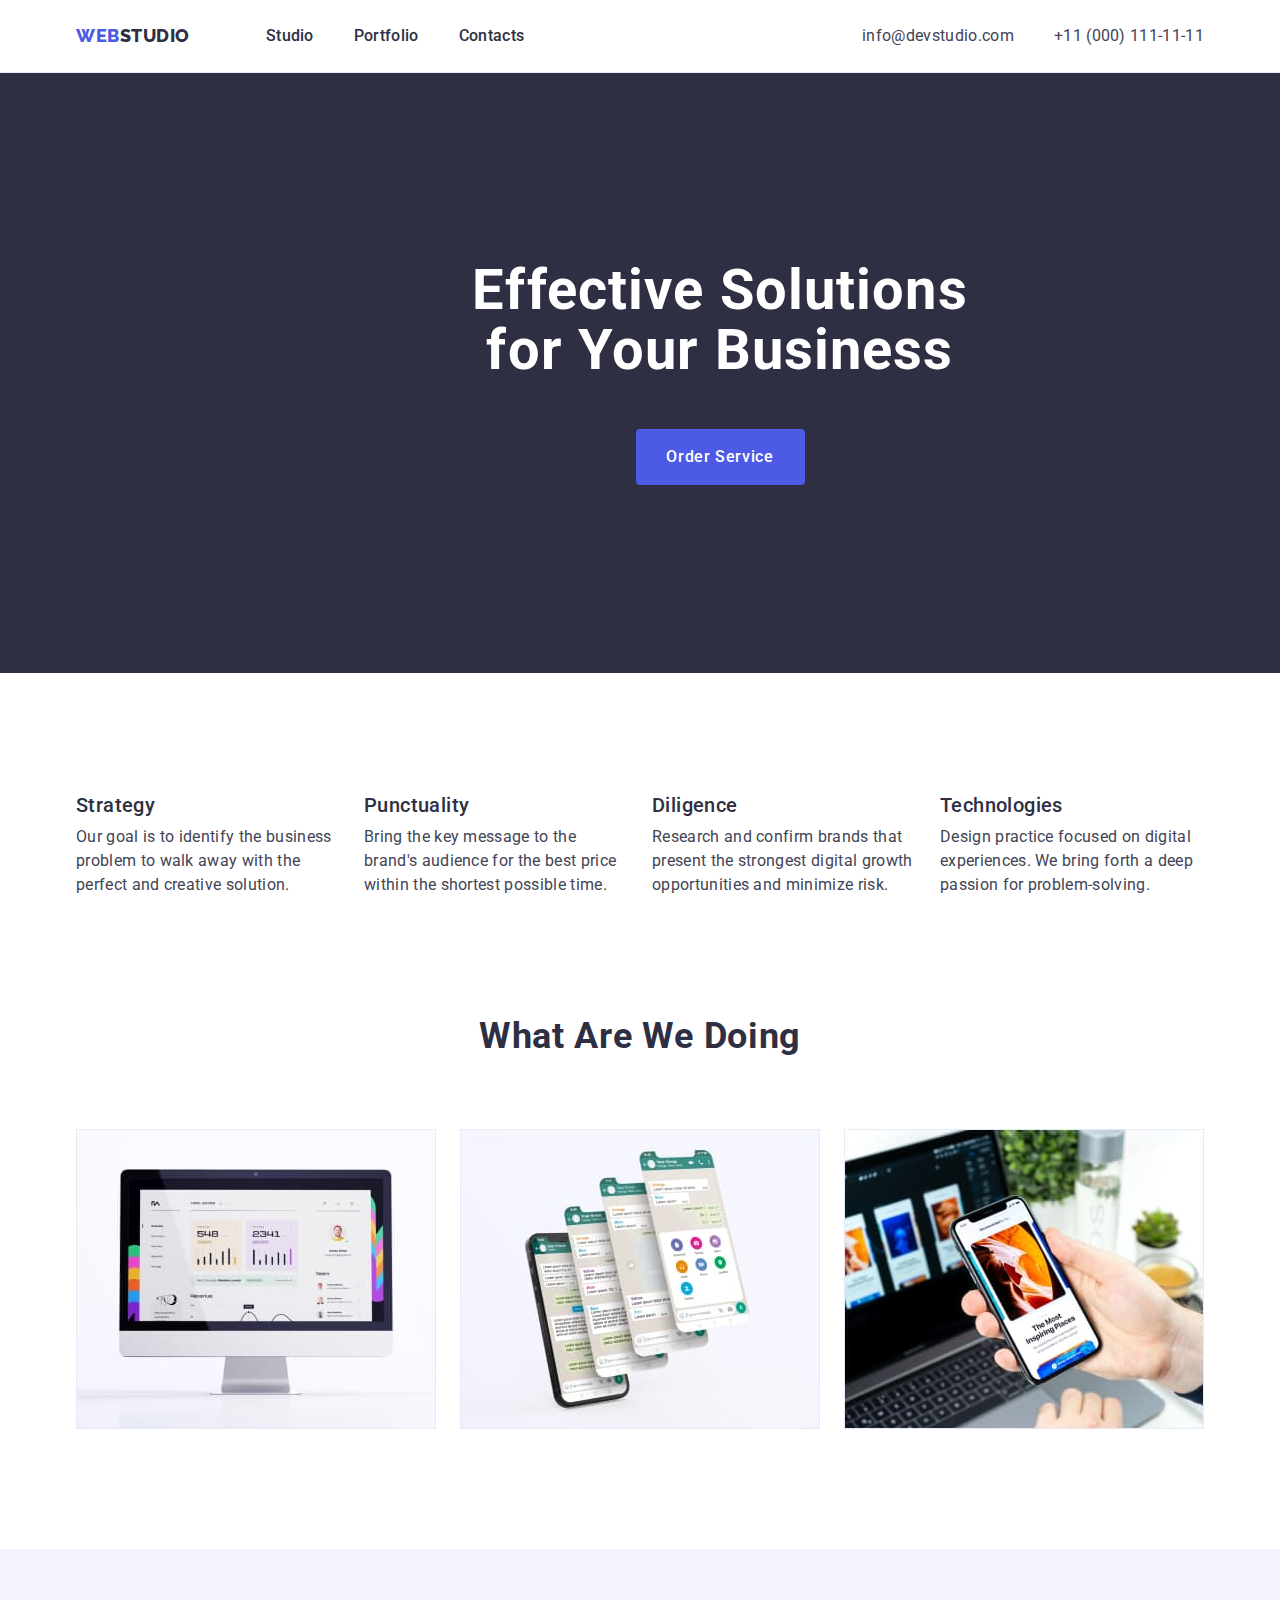
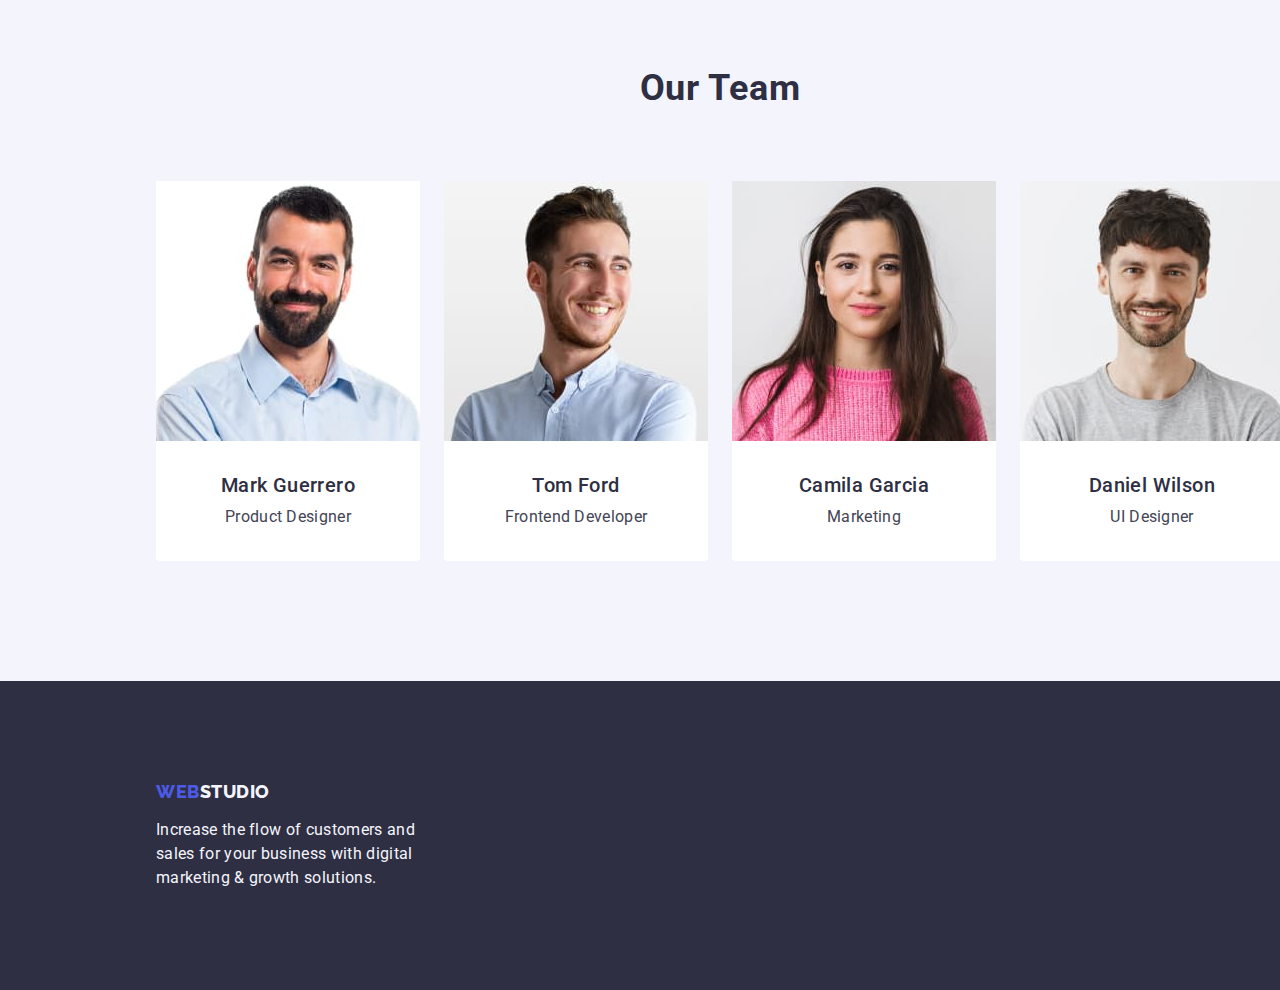
<file: index.html>
<!DOCTYPE html>
<html lang="en">
  <head>
    <meta charset="UTF-8" />
    <meta http-equiv="X-UA-Compatible" content="IE=edge" />
    <meta name="viewport" content="width=device-width, initial-scale=1.0" />
    <title>Webstudio</title>
    <link rel="preconnect" href="https://fonts.googleapis.com" />
    <link rel="preconnect" href="https://fonts.gstatic.com" crossorigin />
    <link
      href="https://fonts.googleapis.com/css2?family=Raleway:wght@800&family=Roboto:wght@400;500;700&display=swap"
      rel="stylesheet"
    />
    <link
      rel="stylesheet"
      href="https://cdnjs.cloudflare.com/ajax/libs/modern-normalize/2.0.0/modern-normalize.min.css"
    />
    <link rel="stylesheet" href="./css/styles.css" />
  </head>
  <body>
    <header class="header-page">
      <div class="container navigation">
        <nav class="header-nav">
          <a class="logo link" href="./index.html"
            >Web<span class="logo-studio">Studio</span></a
          >
          <ul class="header-list list">
            <li><a class="header-link link" href="./index.html">Studio</a></li>
            <li>
              <a class="header-link link" href="./portfolio.html">Portfolio</a>
            </li>
            <li><a class="header-link link" href="">Contacts</a></li>
          </ul>
        </nav>
        <address class="address-nav">
          <ul class="addres-list list">
            <li>
              <a class="contacts link" href="mailto:info@devstudio.com"
                >info@devstudio.com</a
              >
            </li>
            <li>
              <a class="contacts link" href="tel:+110001111111"
                >+11 (000) 111-11-11</a
              >
            </li>
          </ul>
        </address>
      </div>
    </header>
    <main>
      <section class="hero">
        <div class="container hero-container">
          <h1 class="hero-title">Effective Solutions for Your Business</h1>
          <button class="hero-button" type="button">Order Service</button>
        </div>
      </section>
      <section class="section-skill">
        <div class="container">
          <h2 class="visually-hidden">Our skill</h2>
          <ul class="list skill-list">
            <li class="skill-item">
              <h3 class="skill-title-item">Strategy</h3>
              <p class="skill-text">
                Our goal is to identify the business problem to walk away with
                the perfect and creative solution.
              </p>
            </li>
            <li class="skill-item">
              <h3 class="skill-title-item">Punctuality</h3>
              <p class="skill-text">
                Bring the key message to the brand's audience for the best price
                within the shortest possible time.
              </p>
            </li>
            <li class="skill-item">
              <h3 class="skill-title-item">Diligence</h3>
              <p class="skill-text">
                Research and confirm brands that present the strongest digital
                growth opportunities and minimize risk.
              </p>
            </li>
            <li class="skill-item">
              <h3 class="skill-title-item">Technologies</h3>
              <p class="skill-text">
                Design practice focused on digital experiences. We bring forth a
                deep passion for problem-solving.
              </p>
            </li>
          </ul>
        </div>
      </section>
      <section class="job-description">
        <div class="container">
          <h2 class="job-description-title">What are we doing</h2>
          <ul class="list job-description-item">
            <li class="job-img">
              <img
                src="./images/screen-1.jpg"
                alt="
            application screen"
                width="360"
              />
            </li>
            <li class="job-img">
              <img
                src="./images/screen-2.jpg"
                alt="
            application screen"
                width="360"
              />
            </li>
            <li class="job-img">
              <img
                src="./images/screen-3.jpg"
                alt="
            application screen"
                width="360"
              />
            </li>
          </ul>
        </div>
      </section>
      <section class="team-section">
        <div class="container">
          <h2 class="team-title">Our Team</h2>
          <ul class="list team-list">
            <li class="team-item">
              <img
                src="./images/team-card-1.jpg"
                alt="Team card"
                width="264"
                height="260"
              />
              <div class="team-description">
                <h3 class="team-name">Mark Guerrero</h3>
                <p class="team-text">Product Designer</p>
              </div>
            </li>
            <li class="team-item">
              <img
                src="./images/team-card-2.jpg"
                alt="Team card"
                width="264"
                height="260"
              />
              <div class="team-description">
                <h3 class="team-name">Tom Ford</h3>
                <p class="team-text">Frontend Developer</p>
              </div>
            </li>
            <li class="team-item">
              <img
                src="./images/team-card-3.jpg"
                alt="Team card"
                width="264"
                height="260"
              />
              <div class="team-description">
                <h3 class="team-name">Camila Garcia</h3>
                <p class="team-text">Marketing</p>
              </div>
            </li>
            <li class="team-item">
              <img
                src="./images/team-card-4.jpg"
                alt="Team card"
                width="264"
                height="260"
              />
              <div class="team-description">
                <h3 class="team-name">Daniel Wilson</h3>
                <p class="team-text">UI Designer</p>
              </div>
            </li>
          </ul>
        </div>
      </section>
    </main>
    <footer class="footer">
      <div class="container footer-container">
        <a class="logo-footer link" href="./index.html"
          >Web<span class="footer-logo-studio">Studio</span></a
        >
        <p class="footer-text">
          Increase the flow of customers and sales for your business with
          digital marketing & growth solutions.
        </p>
      </div>
    </footer>
  </body>
</html>
</file>
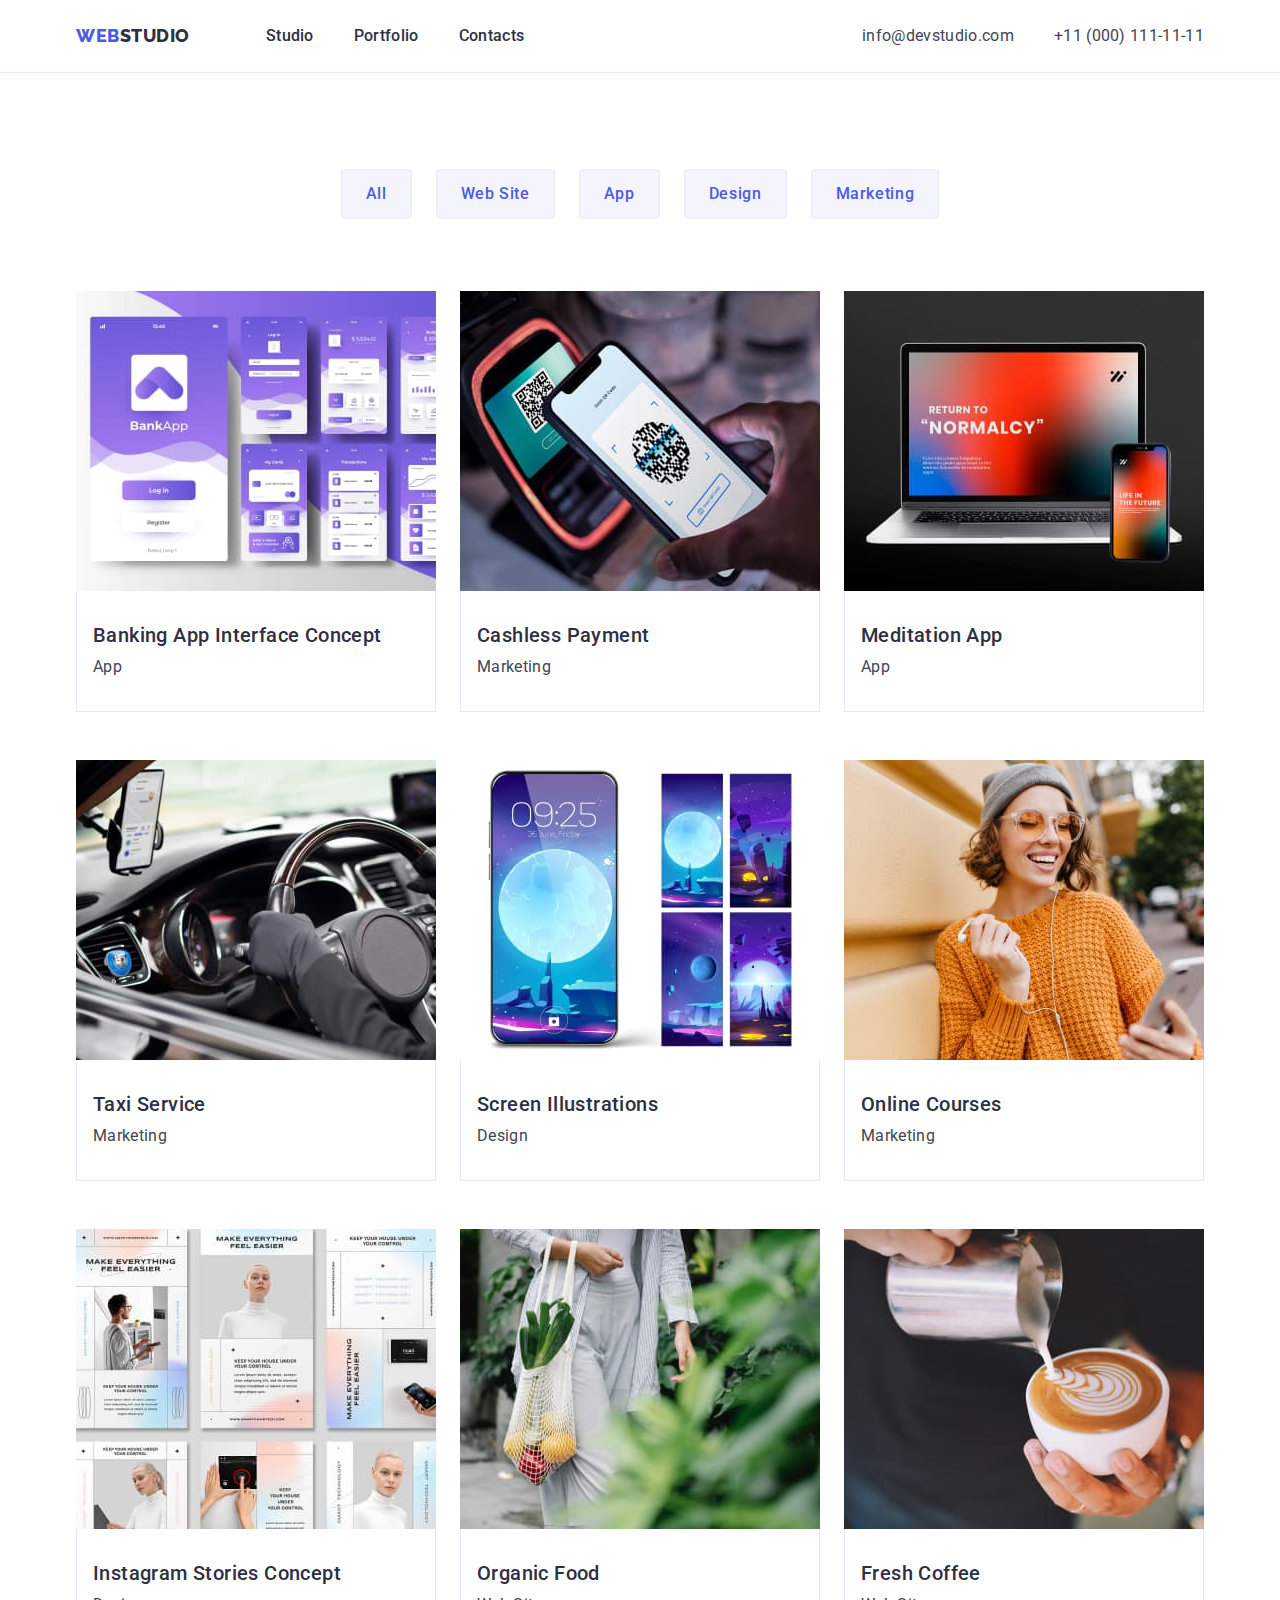
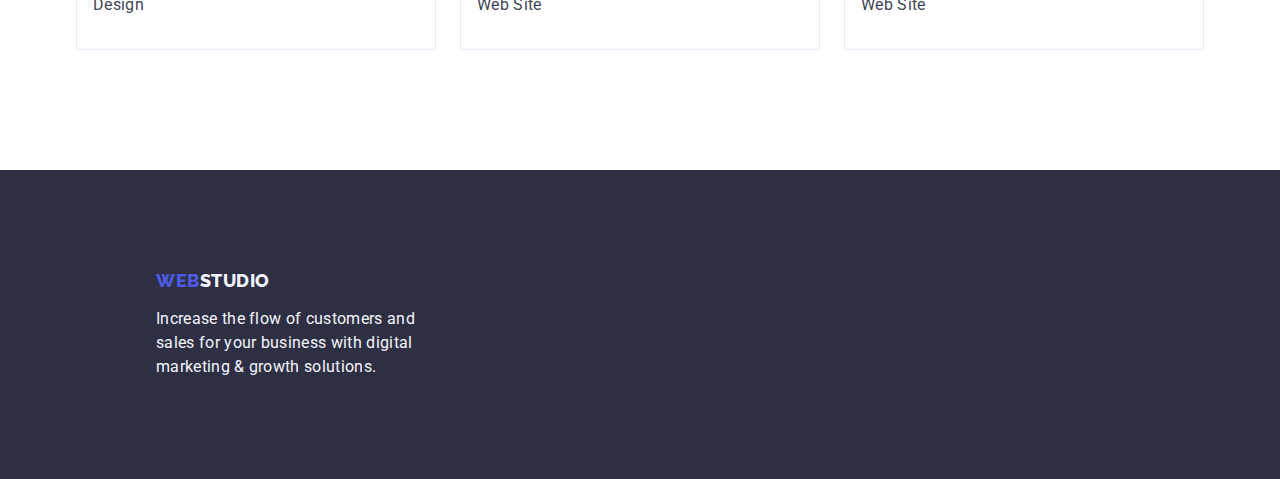
<file: portfolio.html>
<!DOCTYPE html>
<html lang="en">
  <head>
    <meta charset="UTF-8" />
    <meta http-equiv="X-UA-Compatible" content="IE=edge" />
    <meta name="viewport" content="width=device-width, initial-scale=1.0" />
    <title>Portfolio</title>
    <link rel="preconnect" href="https://fonts.googleapis.com" />
    <link rel="preconnect" href="https://fonts.gstatic.com" crossorigin />
    <link
      href="https://fonts.googleapis.com/css2?family=Raleway:wght@800&family=Roboto:wght@400;500;700&display=swap"
      rel="stylesheet"
    />
    <link
      rel="stylesheet"
      href="https://cdnjs.cloudflare.com/ajax/libs/modern-normalize/2.0.0/modern-normalize.min.css"
    />
    <link rel="stylesheet" href="./css/styles.css" />
  </head>
  <body>
    <header class="header-page">
      <div class="container navigation">
        <nav class="header-nav">
          <a class="logo link" href="./index.html"
            >Web<span class="logo-studio">Studio</span></a
          >
          <ul class="header-list list">
            <li><a class="header-link link" href="./index.html">Studio</a></li>
            <li>
              <a class="header-link link" href="./portfolio.html">Portfolio</a>
            </li>
            <li><a class="header-link link" href="">Contacts</a></li>
          </ul>
        </nav>
        <address class="address-nav">
          <ul class="addres-list list">
            <li>
              <a class="contacts link" href="mailto:info@devstudio.com"
                >info@devstudio.com</a
              >
            </li>
            <li>
              <a class="contacts link" href="tel:+110001111111"
                >+11 (000) 111-11-11</a
              >
            </li>
          </ul>
        </address>
      </div>
    </header>
    <main>
      <section class="section-btn">
        <div class="container">
          <h1 class="filter-btn">Filter</h1>
          <ul class="list filter-btn-container">
            <li><button type="button" class="filter-btn-item">All</button></li>
            <li>
              <button type="button" class="filter-btn-item">Web Site</button>
            </li>
            <li><button type="button" class="filter-btn-item">App</button></li>
            <li>
              <button type="button" class="filter-btn-item">Design</button>
            </li>
            <li>
              <button type="button" class="filter-btn-item">Marketing</button>
            </li>
          </ul>

          <ul class="projects list">
            <li class="projects-item">
              <a class="link" href=""
                ><img
                  src="./images/project-card-1.jpg"
                  alt="Banking App Interface Concept"
                  width="360"
                  height="300"
                />
                <div class="projects-description">
                  <h2 class="projects-title">Banking App Interface Concept</h2>
                  <p class="projects-text">App</p>
                </div>
              </a>
            </li>
            <li class="projects-item">
              <a class="link" href=""
                ><img
                  src="./images/project-card-2.jpg"
                  alt="Cashless Payment"
                  width="360"
                  height="300"
                />
                <div class="projects-description">
                  <h2 class="projects-title">Cashless Payment</h2>
                  <p class="projects-text">Marketing</p>
                </div>
              </a>
            </li>
            <li class="projects-item">
              <a class="link" href=""
                ><img
                  src="./images/project-card-3.jpg"
                  alt="Meditation App"
                  width="360"
                  height="300"
                />
                <div class="projects-description">
                  <h2 class="projects-title">Meditation App</h2>
                  <p class="projects-text">App</p>
                </div>
              </a>
            </li>
            <li class="projects-item">
              <a class="link" href=""
                ><img
                  src="./images/project-card-4.jpg"
                  alt="Taxi Service"
                  width="360"
                  height="300"
                />
                <div class="projects-description">
                  <h2 class="projects-title">Taxi Service</h2>
                  <p class="projects-text">Marketing</p>
                </div>
              </a>
            </li>
            <li class="projects-item">
              <a class="link" href=""
                ><img
                  src="./images/project-card-5.jpg"
                  alt="Screen Illustrations"
                  width="360"
                  height="300"
                />
                <div class="projects-description">
                  <h2 class="projects-title">Screen Illustrations</h2>
                  <p class="projects-text">Design</p>
                </div>
              </a>
            </li>
            <li class="projects-item">
              <a class="link" href=""
                ><img
                  src="./images/project-card-6.jpg"
                  alt="Online Courses"
                  width="360"
                  height="300"
                />
                <div class="projects-description">
                  <h2 class="projects-title">Online Courses</h2>
                  <p class="projects-text">Marketing</p>
                </div>
              </a>
            </li>
            <li class="projects-item">
              <a class="link" href=""
                ><img
                  src="./images/project-card-7.jpg"
                  alt="Instagram Stories Concept"
                  width="360"
                  height="300"
                />
                <div class="projects-description">
                  <h2 class="projects-title">Instagram Stories Concept</h2>
                  <p class="projects-text">Design</p>
                </div>
              </a>
            </li>
            <li class="projects-item">
              <a class="link" href=""
                ><img
                  src="./images/project-card-8.jpg"
                  alt="Organic Food"
                  width="360"
                  height="300"
                />
                <div class="projects-description">
                  <h2 class="projects-title">Organic Food</h2>
                  <p class="projects-text">Web Site</p>
                </div>
              </a>
            </li>
            <li class="projects-item">
              <a class="link" href=""
                ><img
                  src="./images/project-card-9.jpg"
                  alt="Fresh Coffee"
                  width="360"
                  height="300"
                />
                <div class="projects-description">
                  <h2 class="projects-title">Fresh Coffee</h2>
                  <p class="projects-text">Web Site</p>
                </div>
              </a>
            </li>
          </ul>
        </div>
      </section>
    </main>
    <footer class="footer">
      <div class="container footer-container">
        <a class="link logo-footer" href="./index.html"
          >Web<span class="footer-logo-studio">Studio</span></a
        >
        <p class="footer-text">
          Increase the flow of customers and sales for your business with
          digital marketing & growth solutions.
        </p>
      </div>
    </footer>
  </body>
</html>
</file>
<file: css/styles.css>
/* Main background #ffffff */
/* Background footer and main section #2E2F42 */
/* Footer text color #F4F4FD */
/* Main text color #434455 */
/* Title color #2E2F42 */
/* background button #4D5AE5 */

:root {
  --main-bg: #ffffff;
  --durk-bg: #2e2f42;
  --main-text-color: #434455;
  --title-color: #2e2f42;
  --accent-color: #4d5ae5;
  --light-bg: #f4f4fd;
  --pressed-state: #404bbf;
  --border-btn-color: #e7e9fc;
}

h1,
h2,
h3,
h4,
h5,
h6,
p {
  margin-top: 0;
  margin-bottom: 0;
}

img {
  display: block;
  max-width: 100%;
  height: auto;
}

.container {
  max-width: 1158px;
  padding: 0 15px;
  margin: 0 auto;
  
}

body {
  font-family: "Roboto", sans-serif;
  font-weight: 400;
  font-size: 16px;
  line-height: 1.5;
  letter-spacing: 0.02em;
  color: var(--main-text-color);
  background-color: var(--main-bg);
}

/* Header */

.navigation {
  display: flex;
  justify-content: space-between;
}

.header-page {
  border-bottom: 1px solid var(--border-btn-color)
}

.header-nav {
  display: flex;
  align-items: center;
}

.header-list {
  display: flex;
  gap: 40px;
}

.list {
  list-style: none;
  margin: 0;
  padding: 0;
}

.link {
  text-decoration: none;
  margin: 0;
  padding: 0;
}

.logo {
  font-family: "Raleway", sans-serif;
  font-weight: 800;
  font-size: 18px;
  line-height: 1.17;
  letter-spacing: 0.03em;
  text-transform: uppercase;
  color: var(--accent-color);
  text-decoration: none;
  padding: 24px 0 24px;
  margin-right: 76px;
}

.logo>.logo-studio {
  text-transform: uppercase;
  color: var(--title-color);
}

.address-nav {
  font-style: normal;
  padding-top: 24px;
  padding-bottom: 24px;
}

.addres-list {
  display: flex;
  gap: 40px;
}

.header-link {
  font-family: inherit;
  font-weight: 500;
  font-size: 16px;
  line-height: 1.5;
  letter-spacing: 0.02em;
  color: var(--title-color);
  padding-top: 24px;
  padding-bottom: 24px;
}

.header-link:hover,
.header-link:focus {
  color: var(--pressed-state);
}

.contacts {
  font-family: inherit;
  font-style: normal;
  font-weight: 400;
  font-size: 16px;
  line-height: 1.5;
  letter-spacing: 0.02em;
  color: var(--main-text-color);
}

.contacts:is(:hover, :focus) {
  color: var(--pressed-state);
}

/* Main */

.hero {
  background-color: var(--durk-bg);
  width: 1440px;
  margin: 0 auto;
  padding-top: 188px;
  padding-bottom: 188px;
}

.hero-container {
  display: flex;
  flex-direction: column;
  align-items: center;

}

.hero-button {
  font-family: inherit;
  font-weight: 500;
  font-size: 16px;
  line-height: 1.5;
  letter-spacing: 0.04em;
  color: var(--main-bg);
  background: var(--accent-color);
  cursor: pointer;
  min-width: 169px;
  height: 56px;
  border: none;
  border-radius: 4px;
}

.hero-button:is(:hover, :focus) {
  background-color: var(--pressed-state);
}

.hero-title {
  font-weight: 700;
  font-size: 56px;
  line-height: 1.07;
  letter-spacing: 0.02em;
  color: var(--main-bg);
  text-align: center;
  margin-bottom: 48px;
  max-width: 496px;
  height: 120px;
}

.section-skill {
  padding-top: 120px;
  padding-bottom: 120px;
}

.visually-hidden {
  position: absolute;
  width: 1px;
  height: 1px;
  margin: -1px;
  border: 0;
  padding: 0;

  white-space: nowrap;
  clip-path: inset(100%);
  clip: rect(0 0 0 0);
  overflow: hidden;
}

.skill-list {
  display: flex;
  gap: 24px;
}

.skill-item {
  flex-basis: calc((100% - 3 * 24px) / 4);
  min-height: 104px;
}


.skill-title-item {
  font-weight: 500;
  font-size: 20px;
  line-height: 1.2;
  letter-spacing: 0.02em;
  color: var(--title-color);
  margin-bottom: 8px;
}

.job-description {
    padding-bottom: 120px;
}

.job-description-title {
  font-weight: 700;
  font-size: 36px;
  line-height: 1.11;
  letter-spacing: 0.02em;
  text-transform: capitalize;
  color: var(--title-color);
  text-align: center;
  margin-bottom: 72px;
}

.job-description-item {
  display: flex;
  justify-content: space-between;
  gap: 24px;
}

.job-img {
  flex-basis: calc((100% - 3 * 16px) / 3);
}

.team-section {
  background: var(--light-bg);
  padding-top: 120px;
  padding-bottom: 120px;
  width: 1440px;
  margin: 0 auto;
}

.team-list {
  display: flex;
  justify-content: space-between;
  gap: 24px;
}

.team-item {
  background-color: var(--main-bg);
  flex-basis: calc((100% - 3 * 24px) / 4);
  border-radius: 0px 0px 4px 4px;
}

.team-title {
  font-weight: 700;
  font-size: 36px;
  line-height: 1.11;
  letter-spacing: 0.02em;
  text-transform: capitalize;
  color: var(--title-color);
  text-align: center;
  margin-bottom: 72px;
}

.team-description {
  padding: 32px 16px;
}

.team-name {
  font-weight: 500;
  font-size: 20px;
  line-height: 1.2;
  letter-spacing: 0.02em;
  text-align: center;
  color: var(--title-color);
  margin-bottom: 8px;
}

.team-text {
  font-weight: 400;
  font-size: 16px;
  line-height: 24px;
  text-align: center;
  letter-spacing: 0.02em;
  color: var(--main-text-color);
}

/* Portfolio */

.section-btn {
  padding-top: 96px;
  padding-bottom: 120px;
}

.filter-btn {
  display: none;
}

.filter-btn-container {
  display: flex;
  justify-content: center;
  gap: 24px;
  margin-bottom: 72px;
}

.filter-btn-item {
  font-family: inherit;
  font-weight: 500;
  font-size: 16px;
  line-height: 1.5;
  letter-spacing: 0.04em;
  color: var(--accent-color);
  background: var(--light-bg);
  cursor: pointer;
  padding: 12px 24px;
  border: 1px solid var(--border-btn-color);
  border-radius: 4px;
}

.filter-btn-item:is(:hover, :focus) {
  color: var(--main-bg);
  background: var(--pressed-state);
  border: 1px solid transparent
}

.projects {
  display: flex;
  flex-wrap: wrap;
  column-gap: 24px;
  row-gap: 48px;
}

.projects-item {
  width: calc((100% - 48px) / 3);
}

.projects-description {
  padding: 32px 16px;
  border: 1px solid var(--border-btn-color);
  border-top: none;
}

.projects-title {
  font-weight: 500;
  font-size: 20px;
  line-height: 1.2;
  letter-spacing: 0.02em;
  color: var(--title-color);
    margin-bottom: 8px;
}

.projects-text {
  color: var(--main-text-color);
 }

/* Footer */

.footer {
  background-color: var(--durk-bg);
  width: 1440px;
  margin: 0 auto;
  padding-top: 100px;
  padding-bottom: 100px;
}


.logo-footer {
  display: inline-block;
  margin-bottom: 16px;
  font-family: "Raleway", sans-serif;
  font-weight: 800;
  font-size: 18px;
  line-height: 1.17;
  letter-spacing: 0.03em;
  text-transform: uppercase;
  color: var(--accent-color);
  text-decoration: none;
  }

.footer-text {
  color: var(--light-bg);
  width: 264px;
  height: 72px;
}

.footer-logo-studio {
  color: var(--light-bg);
}
</file>
